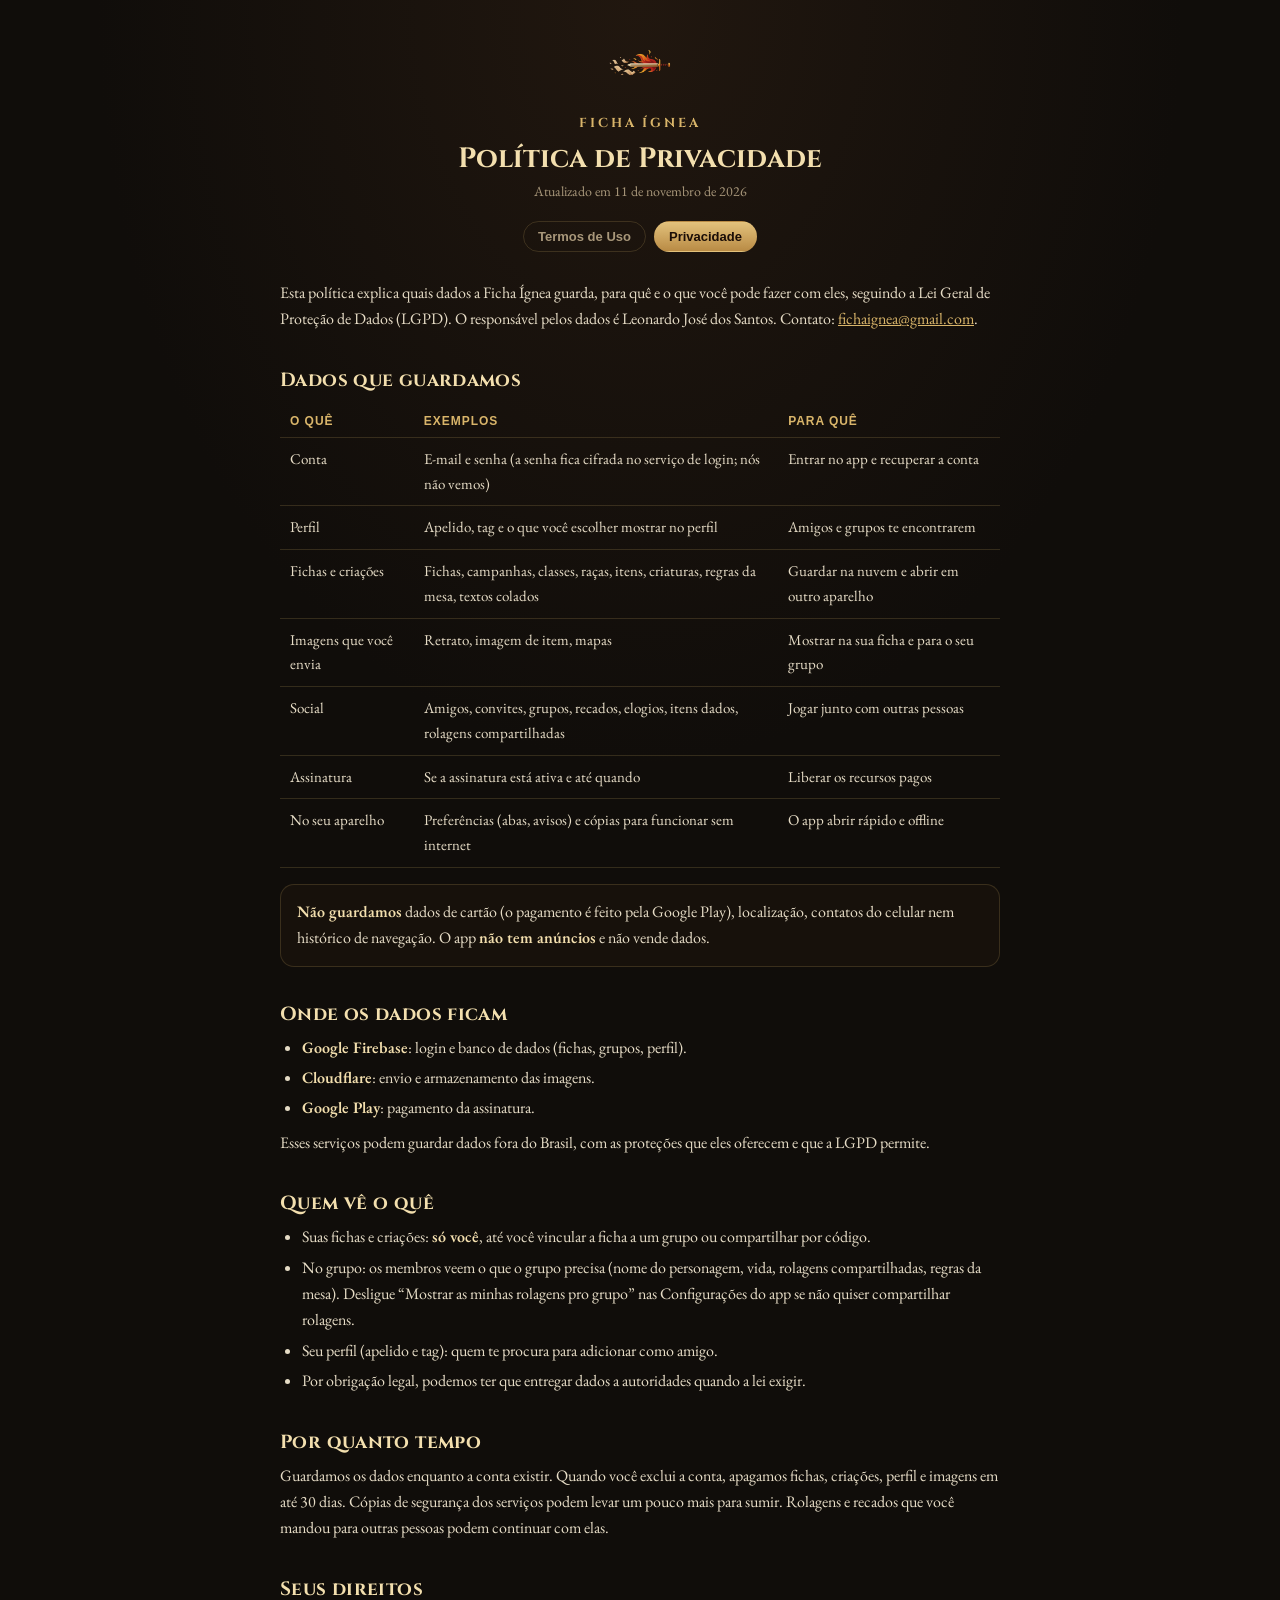
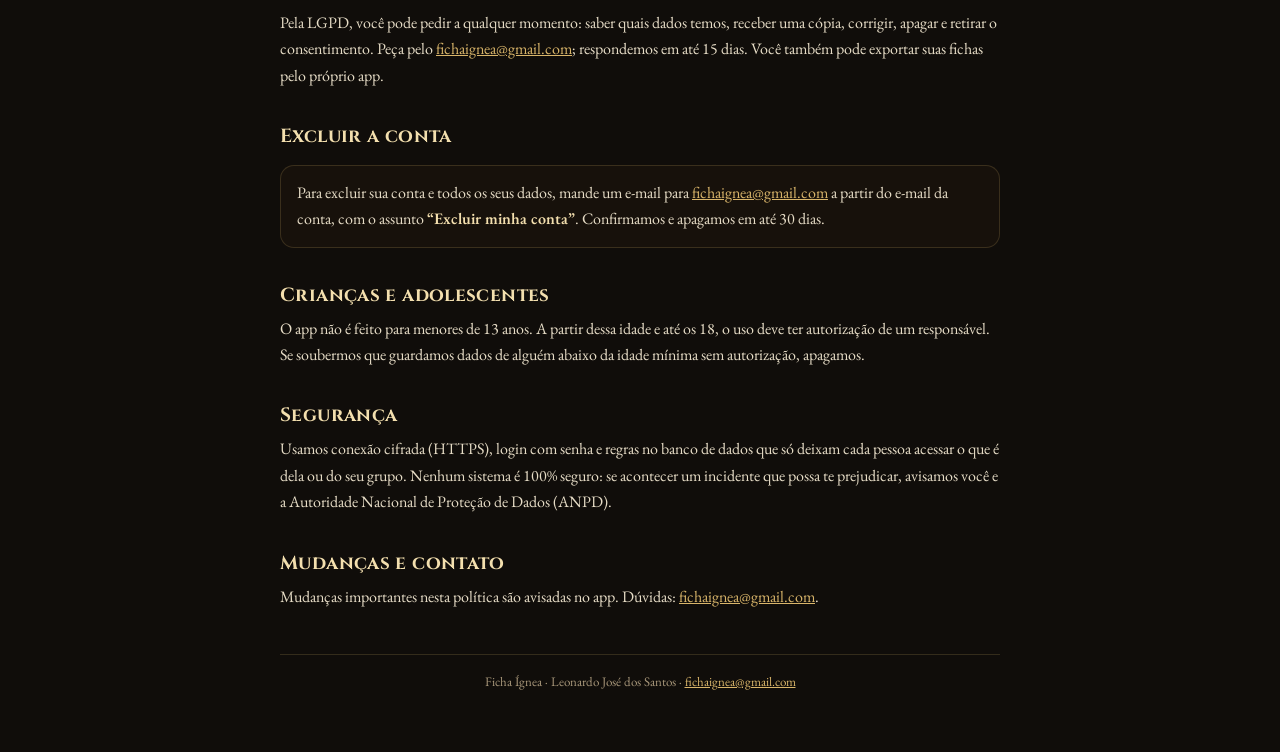
<file: privacidade.html>
<!DOCTYPE html>
<html lang="pt-BR">
<head>
<meta charset="utf-8">
<meta name="viewport" content="width=device-width, initial-scale=1">
<title>Política de Privacidade · Ficha Ígnea</title>
<meta name="robots" content="index">
<link rel="icon" href="logo-ficha-ignea.png">
<link rel="preconnect" href="https://fonts.googleapis.com">
<link href="https://fonts.googleapis.com/css2?family=Cinzel:wght@600;700&family=EB+Garamond:wght@400;600&display=swap" rel="stylesheet">
<style>
:root{--fundo:#100d0a;--card:#17110b;--linha:rgba(217,181,106,.18);--ouro:#d9b56a;--ouro2:#f3dfae;--txt:#e6dcc6;--sub:#a8977a}
*{box-sizing:border-box}
html{background:var(--fundo)}
body{margin:0;font:16px/1.65 "EB Garamond",Georgia,serif;color:var(--txt);background:radial-gradient(ellipse at top,#21170f 0,var(--fundo) 60%) fixed}
main{max-width:760px;margin:0 auto;padding:28px 20px 60px}
.topo{text-align:center;margin-bottom:28px}
.topo img{width:72px;height:auto;opacity:.95}
.topo .marca{display:block;margin-top:6px;font:700 13px "Cinzel",serif;letter-spacing:.22em;color:var(--ouro)}
h1{margin:10px 0 4px;font:700 28px/1.2 "Cinzel",serif;color:var(--ouro2)}
.data{font-size:14px;color:var(--sub)}
nav.troca{display:flex;justify-content:center;gap:8px;margin:18px 0 0}
nav.troca a{padding:7px 14px;border-radius:20px;border:1px solid var(--linha);color:var(--sub);text-decoration:none;font:600 13px Arial,sans-serif}
nav.troca a.on{color:#1a0d07;background:linear-gradient(180deg,#e3c27c,#b98b45);border-color:transparent}
h2{margin:34px 0 8px;font:700 19px "Cinzel",serif;color:var(--ouro2);letter-spacing:.02em}
h3{margin:24px 0 6px;font:700 15px "Cinzel",serif;color:var(--ouro);letter-spacing:.04em}
p{margin:8px 0}
ul{margin:8px 0;padding-left:22px}
li{margin:4px 0}
strong{color:var(--ouro2);font-weight:600}
a{color:var(--ouro)}
.caixa{margin:16px 0;padding:14px 16px;border-radius:14px;background:var(--card);border:1px solid var(--linha)}
table{width:100%;border-collapse:collapse;margin:12px 0;font-size:15px}
th,td{padding:9px 10px;border-bottom:1px solid var(--linha);text-align:left;vertical-align:top}
th{font:700 12px Arial,sans-serif;letter-spacing:.08em;text-transform:uppercase;color:var(--ouro)}
.falta{padding:0 4px;border-radius:4px;background:rgba(213,84,58,.25);color:#ffc2b2}
footer{margin-top:44px;padding-top:16px;border-top:1px solid var(--linha);text-align:center;font-size:13px;color:var(--sub)}
@media (max-width:520px){table,thead,tbody,tr,td,th{display:block}thead{display:none}tr{margin:0 0 10px;padding:8px 10px;border-radius:12px;background:var(--card);border:1px solid var(--linha)}td{border:0;padding:3px 0}td:first-child{font-weight:600;color:var(--ouro2)}}
</style>
</head>
<body>
<main>
  <header class="topo">
    <img src="logo-ficha-ignea.png" alt="">
    <span class="marca">FICHA ÍGNEA</span>
    <h1>Política de Privacidade</h1>
    <div class="data">Atualizado em <span data-c="atualizado"></span></div>
    <nav class="troca"><a href="termos.html" class="">Termos de Uso</a><a href="privacidade.html" class="on">Privacidade</a></nav>
  </header>

  <p>Esta política explica quais dados a Ficha Ígnea guarda, para quê e o que você pode fazer com eles, seguindo a Lei Geral de Proteção de Dados (LGPD). O responsável pelos dados é Leonardo José dos Santos<span data-sem-doc> (<span data-c="documento"></span>)</span>. Contato: <span data-c="email"></span>.</p>

  <h2>Dados que guardamos</h2>
  <table>
    <thead><tr><th>O quê</th><th>Exemplos</th><th>Para quê</th></tr></thead>
    <tbody>
      <tr><td>Conta</td><td>E-mail e senha (a senha fica cifrada no serviço de login; nós não vemos)</td><td>Entrar no app e recuperar a conta</td></tr>
      <tr><td>Perfil</td><td>Apelido, tag e o que você escolher mostrar no perfil</td><td>Amigos e grupos te encontrarem</td></tr>
      <tr><td>Fichas e criações</td><td>Fichas, campanhas, classes, raças, itens, criaturas, regras da mesa, textos colados</td><td>Guardar na nuvem e abrir em outro aparelho</td></tr>
      <tr><td>Imagens que você envia</td><td>Retrato, imagem de item, mapas</td><td>Mostrar na sua ficha e para o seu grupo</td></tr>
      <tr><td>Social</td><td>Amigos, convites, grupos, recados, elogios, itens dados, rolagens compartilhadas</td><td>Jogar junto com outras pessoas</td></tr>
      <tr><td>Assinatura</td><td>Se a assinatura está ativa e até quando</td><td>Liberar os recursos pagos</td></tr>
      <tr><td>No seu aparelho</td><td>Preferências (abas, avisos) e cópias para funcionar sem internet</td><td>O app abrir rápido e offline</td></tr>
    </tbody>
  </table>
  <div class="caixa"><strong>Não guardamos</strong> dados de cartão (o pagamento é feito pela Google Play), localização, contatos do celular nem histórico de navegação. O app <strong>não tem anúncios</strong> e não vende dados.</div>

  <h2>Onde os dados ficam</h2>
  <ul>
    <li><strong>Google Firebase</strong>: login e banco de dados (fichas, grupos, perfil).</li>
    <li><strong>Cloudflare</strong>: envio e armazenamento das imagens.</li>
    <li><strong>Google Play</strong>: pagamento da assinatura.</li>
  </ul>
  <p>Esses serviços podem guardar dados fora do Brasil, com as proteções que eles oferecem e que a LGPD permite.</p>

  <h2>Quem vê o quê</h2>
  <ul>
    <li>Suas fichas e criações: <strong>só você</strong>, até você vincular a ficha a um grupo ou compartilhar por código.</li>
    <li>No grupo: os membros veem o que o grupo precisa (nome do personagem, vida, rolagens compartilhadas, regras da mesa). Desligue “Mostrar as minhas rolagens pro grupo” nas Configurações do app se não quiser compartilhar rolagens.</li>
    <li>Seu perfil (apelido e tag): quem te procura para adicionar como amigo.</li>
    <li>Por obrigação legal, podemos ter que entregar dados a autoridades quando a lei exigir.</li>
  </ul>

  <h2>Por quanto tempo</h2>
  <p>Guardamos os dados enquanto a conta existir. Quando você exclui a conta, apagamos fichas, criações, perfil e imagens em até 30 dias. Cópias de segurança dos serviços podem levar um pouco mais para sumir. Rolagens e recados que você mandou para outras pessoas podem continuar com elas.</p>

  <h2>Seus direitos</h2>
  <p>Pela LGPD, você pode pedir a qualquer momento: saber quais dados temos, receber uma cópia, corrigir, apagar e retirar o consentimento. Peça pelo <span data-c="email"></span>; respondemos em até 15 dias. Você também pode exportar suas fichas pelo próprio app.</p>

  <h2 id="excluir">Excluir a conta</h2>
  <div class="caixa">Para excluir sua conta e todos os seus dados, mande um e-mail para <span data-c="email"></span> a partir do e-mail da conta, com o assunto <strong>“Excluir minha conta”</strong>. Confirmamos e apagamos em até 30 dias.</div>

  <h2>Crianças e adolescentes</h2>
  <p>O app não é feito para menores de <span data-c="idade"></span> anos. A partir dessa idade e até os 18, o uso deve ter autorização de um responsável. Se soubermos que guardamos dados de alguém abaixo da idade mínima sem autorização, apagamos.</p>

  <h2>Segurança</h2>
  <p>Usamos conexão cifrada (HTTPS), login com senha e regras no banco de dados que só deixam cada pessoa acessar o que é dela ou do seu grupo. Nenhum sistema é 100% seguro: se acontecer um incidente que possa te prejudicar, avisamos você e a Autoridade Nacional de Proteção de Dados (ANPD).</p>

  <h2>Mudanças e contato</h2>
  <p>Mudanças importantes nesta política são avisadas no app. Dúvidas: <span data-c="email"></span>.</p>

  <footer>Ficha Ígnea · Leonardo José dos Santos · <span data-c="email"></span></footer>
</main>
<script>
  /* ===== PREENCHA AQUI ===== (o resto da página se ajusta sozinho) */
  const DADOS = {
    email: "fichaignea@gmail.com",         // e-mail de contato do app, ex: "contato@fichaignea.com.br"
    cidade: "São Paulo/SP",        // cidade e estado, ex: "Campinas/SP"
    idade: "13",       // idade mínima pra usar o app
    documento: "",     // CPF ou CNPJ (opcional; pode deixar vazio)
    atualizado: "11 de novembro de 2026",
  };
  document.querySelectorAll("[data-c]").forEach((el) => {
    const v = DADOS[el.dataset.c];
    if (v) { el.textContent = v; if (el.dataset.c === "email") el.innerHTML = '<a href="mailto:' + v + '">' + v + "</a>"; }
    else { el.textContent = "[preencher: " + el.dataset.c + "]"; el.classList.add("falta"); }
  });
  document.querySelectorAll("[data-sem-doc]").forEach((el) => { if (!DADOS.documento) el.remove(); });
</script>
</body>
</html>
</file>
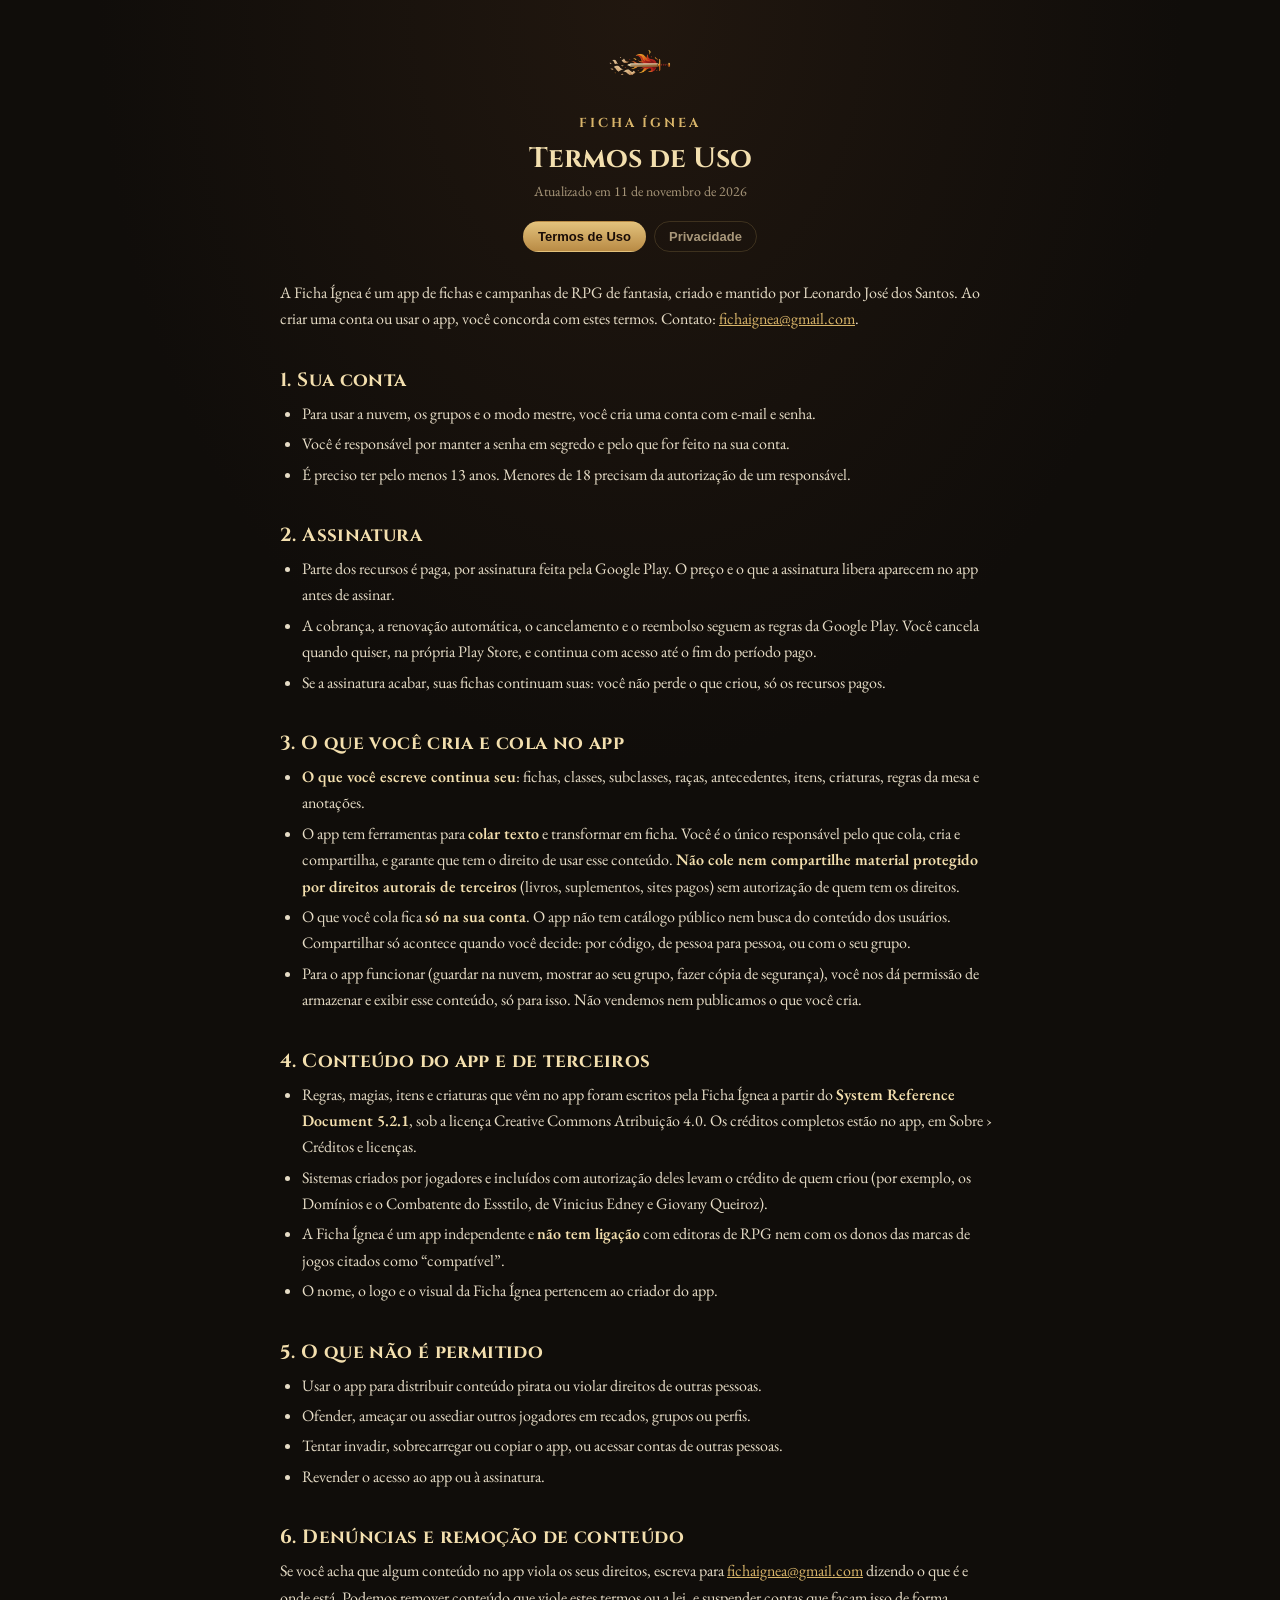
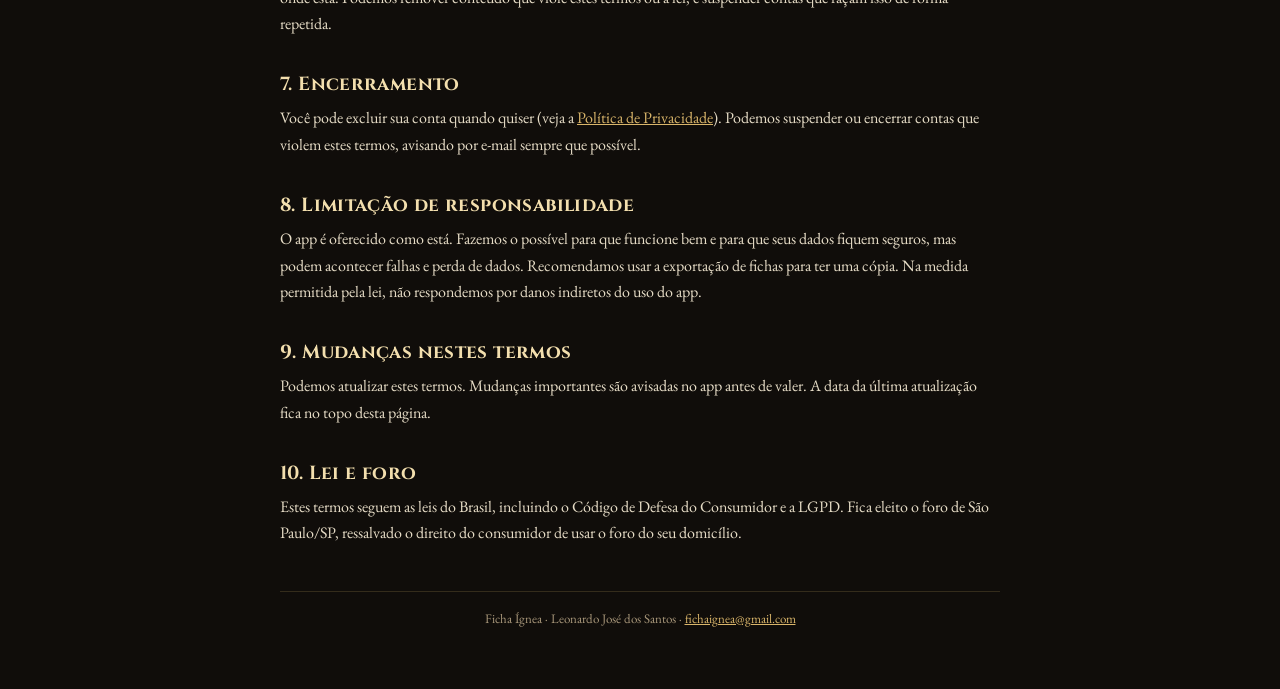
<file: termos.html>
<!DOCTYPE html>
<html lang="pt-BR">
<head>
<meta charset="utf-8">
<meta name="viewport" content="width=device-width, initial-scale=1">
<title>Termos de Uso · Ficha Ígnea</title>
<meta name="robots" content="index">
<link rel="icon" href="logo-ficha-ignea.png">
<link rel="preconnect" href="https://fonts.googleapis.com">
<link href="https://fonts.googleapis.com/css2?family=Cinzel:wght@600;700&family=EB+Garamond:wght@400;600&display=swap" rel="stylesheet">
<style>
:root{--fundo:#100d0a;--card:#17110b;--linha:rgba(217,181,106,.18);--ouro:#d9b56a;--ouro2:#f3dfae;--txt:#e6dcc6;--sub:#a8977a}
*{box-sizing:border-box}
html{background:var(--fundo)}
body{margin:0;font:16px/1.65 "EB Garamond",Georgia,serif;color:var(--txt);background:radial-gradient(ellipse at top,#21170f 0,var(--fundo) 60%) fixed}
main{max-width:760px;margin:0 auto;padding:28px 20px 60px}
.topo{text-align:center;margin-bottom:28px}
.topo img{width:72px;height:auto;opacity:.95}
.topo .marca{display:block;margin-top:6px;font:700 13px "Cinzel",serif;letter-spacing:.22em;color:var(--ouro)}
h1{margin:10px 0 4px;font:700 28px/1.2 "Cinzel",serif;color:var(--ouro2)}
.data{font-size:14px;color:var(--sub)}
nav.troca{display:flex;justify-content:center;gap:8px;margin:18px 0 0}
nav.troca a{padding:7px 14px;border-radius:20px;border:1px solid var(--linha);color:var(--sub);text-decoration:none;font:600 13px Arial,sans-serif}
nav.troca a.on{color:#1a0d07;background:linear-gradient(180deg,#e3c27c,#b98b45);border-color:transparent}
h2{margin:34px 0 8px;font:700 19px "Cinzel",serif;color:var(--ouro2);letter-spacing:.02em}
h3{margin:24px 0 6px;font:700 15px "Cinzel",serif;color:var(--ouro);letter-spacing:.04em}
p{margin:8px 0}
ul{margin:8px 0;padding-left:22px}
li{margin:4px 0}
strong{color:var(--ouro2);font-weight:600}
a{color:var(--ouro)}
.caixa{margin:16px 0;padding:14px 16px;border-radius:14px;background:var(--card);border:1px solid var(--linha)}
table{width:100%;border-collapse:collapse;margin:12px 0;font-size:15px}
th,td{padding:9px 10px;border-bottom:1px solid var(--linha);text-align:left;vertical-align:top}
th{font:700 12px Arial,sans-serif;letter-spacing:.08em;text-transform:uppercase;color:var(--ouro)}
.falta{padding:0 4px;border-radius:4px;background:rgba(213,84,58,.25);color:#ffc2b2}
footer{margin-top:44px;padding-top:16px;border-top:1px solid var(--linha);text-align:center;font-size:13px;color:var(--sub)}
@media (max-width:520px){table,thead,tbody,tr,td,th{display:block}thead{display:none}tr{margin:0 0 10px;padding:8px 10px;border-radius:12px;background:var(--card);border:1px solid var(--linha)}td{border:0;padding:3px 0}td:first-child{font-weight:600;color:var(--ouro2)}}
</style>
</head>
<body>
<main>
  <header class="topo">
    <img src="logo-ficha-ignea.png" alt="">
    <span class="marca">FICHA ÍGNEA</span>
    <h1>Termos de Uso</h1>
    <div class="data">Atualizado em <span data-c="atualizado"></span></div>
    <nav class="troca"><a href="termos.html" class="on">Termos de Uso</a><a href="privacidade.html" class="">Privacidade</a></nav>
  </header>

  <p>A Ficha Ígnea é um app de fichas e campanhas de RPG de fantasia, criado e mantido por Leonardo José dos Santos<span data-sem-doc> (<span data-c="documento"></span>)</span>. Ao criar uma conta ou usar o app, você concorda com estes termos. Contato: <span data-c="email"></span>.</p>

  <h2>1. Sua conta</h2>
  <ul>
    <li>Para usar a nuvem, os grupos e o modo mestre, você cria uma conta com e-mail e senha.</li>
    <li>Você é responsável por manter a senha em segredo e pelo que for feito na sua conta.</li>
    <li>É preciso ter pelo menos <span data-c="idade"></span> anos. Menores de 18 precisam da autorização de um responsável.</li>
  </ul>

  <h2>2. Assinatura</h2>
  <ul>
    <li>Parte dos recursos é paga, por assinatura feita pela Google Play. O preço e o que a assinatura libera aparecem no app antes de assinar.</li>
    <li>A cobrança, a renovação automática, o cancelamento e o reembolso seguem as regras da Google Play. Você cancela quando quiser, na própria Play Store, e continua com acesso até o fim do período pago.</li>
    <li>Se a assinatura acabar, suas fichas continuam suas: você não perde o que criou, só os recursos pagos.</li>
  </ul>

  <h2>3. O que você cria e cola no app</h2>
  <ul>
    <li><strong>O que você escreve continua seu</strong>: fichas, classes, subclasses, raças, antecedentes, itens, criaturas, regras da mesa e anotações.</li>
    <li>O app tem ferramentas para <strong>colar texto</strong> e transformar em ficha. Você é o único responsável pelo que cola, cria e compartilha, e garante que tem o direito de usar esse conteúdo. <strong>Não cole nem compartilhe material protegido por direitos autorais de terceiros</strong> (livros, suplementos, sites pagos) sem autorização de quem tem os direitos.</li>
    <li>O que você cola fica <strong>só na sua conta</strong>. O app não tem catálogo público nem busca do conteúdo dos usuários. Compartilhar só acontece quando você decide: por código, de pessoa para pessoa, ou com o seu grupo.</li>
    <li>Para o app funcionar (guardar na nuvem, mostrar ao seu grupo, fazer cópia de segurança), você nos dá permissão de armazenar e exibir esse conteúdo, só para isso. Não vendemos nem publicamos o que você cria.</li>
  </ul>

  <h2>4. Conteúdo do app e de terceiros</h2>
  <ul>
    <li>Regras, magias, itens e criaturas que vêm no app foram escritos pela Ficha Ígnea a partir do <strong>System Reference Document 5.2.1</strong>, sob a licença Creative Commons Atribuição 4.0. Os créditos completos estão no app, em Sobre › Créditos e licenças.</li>
    <li>Sistemas criados por jogadores e incluídos com autorização deles levam o crédito de quem criou (por exemplo, os Domínios e o Combatente do Essstilo, de Vinicius Edney e Giovany Queiroz).</li>
    <li>A Ficha Ígnea é um app independente e <strong>não tem ligação</strong> com editoras de RPG nem com os donos das marcas de jogos citados como “compatível”.</li>
    <li>O nome, o logo e o visual da Ficha Ígnea pertencem ao criador do app.</li>
  </ul>

  <h2>5. O que não é permitido</h2>
  <ul>
    <li>Usar o app para distribuir conteúdo pirata ou violar direitos de outras pessoas.</li>
    <li>Ofender, ameaçar ou assediar outros jogadores em recados, grupos ou perfis.</li>
    <li>Tentar invadir, sobrecarregar ou copiar o app, ou acessar contas de outras pessoas.</li>
    <li>Revender o acesso ao app ou à assinatura.</li>
  </ul>

  <h2>6. Denúncias e remoção de conteúdo</h2>
  <p>Se você acha que algum conteúdo no app viola os seus direitos, escreva para <span data-c="email"></span> dizendo o que é e onde está. Podemos remover conteúdo que viole estes termos ou a lei, e suspender contas que façam isso de forma repetida.</p>

  <h2>7. Encerramento</h2>
  <p>Você pode excluir sua conta quando quiser (veja a <a href="privacidade.html#excluir">Política de Privacidade</a>). Podemos suspender ou encerrar contas que violem estes termos, avisando por e-mail sempre que possível.</p>

  <h2>8. Limitação de responsabilidade</h2>
  <p>O app é oferecido como está. Fazemos o possível para que funcione bem e para que seus dados fiquem seguros, mas podem acontecer falhas e perda de dados. Recomendamos usar a exportação de fichas para ter uma cópia. Na medida permitida pela lei, não respondemos por danos indiretos do uso do app.</p>

  <h2>9. Mudanças nestes termos</h2>
  <p>Podemos atualizar estes termos. Mudanças importantes são avisadas no app antes de valer. A data da última atualização fica no topo desta página.</p>

  <h2>10. Lei e foro</h2>
  <p>Estes termos seguem as leis do Brasil, incluindo o Código de Defesa do Consumidor e a LGPD. Fica eleito o foro de <span data-c="cidade"></span>, ressalvado o direito do consumidor de usar o foro do seu domicílio.</p>

  <footer>Ficha Ígnea · Leonardo José dos Santos · <span data-c="email"></span></footer>
</main>
<script>
  /* ===== PREENCHA AQUI ===== (o resto da página se ajusta sozinho) */
  const DADOS = {
    email: "fichaignea@gmail.com",         // e-mail de contato do app, ex: "contato@fichaignea.com.br"
    cidade: "São Paulo/SP",        // cidade e estado, ex: "Campinas/SP"
    idade: "13",       // idade mínima pra usar o app
    documento: "",     // CPF ou CNPJ (opcional; pode deixar vazio)
    atualizado: "11 de novembro de 2026",
  };
  document.querySelectorAll("[data-c]").forEach((el) => {
    const v = DADOS[el.dataset.c];
    if (v) { el.textContent = v; if (el.dataset.c === "email") el.innerHTML = '<a href="mailto:' + v + '">' + v + "</a>"; }
    else { el.textContent = "[preencher: " + el.dataset.c + "]"; el.classList.add("falta"); }
  });
  document.querySelectorAll("[data-sem-doc]").forEach((el) => { if (!DADOS.documento) el.remove(); });
</script>
</body>
</html>
</file>
